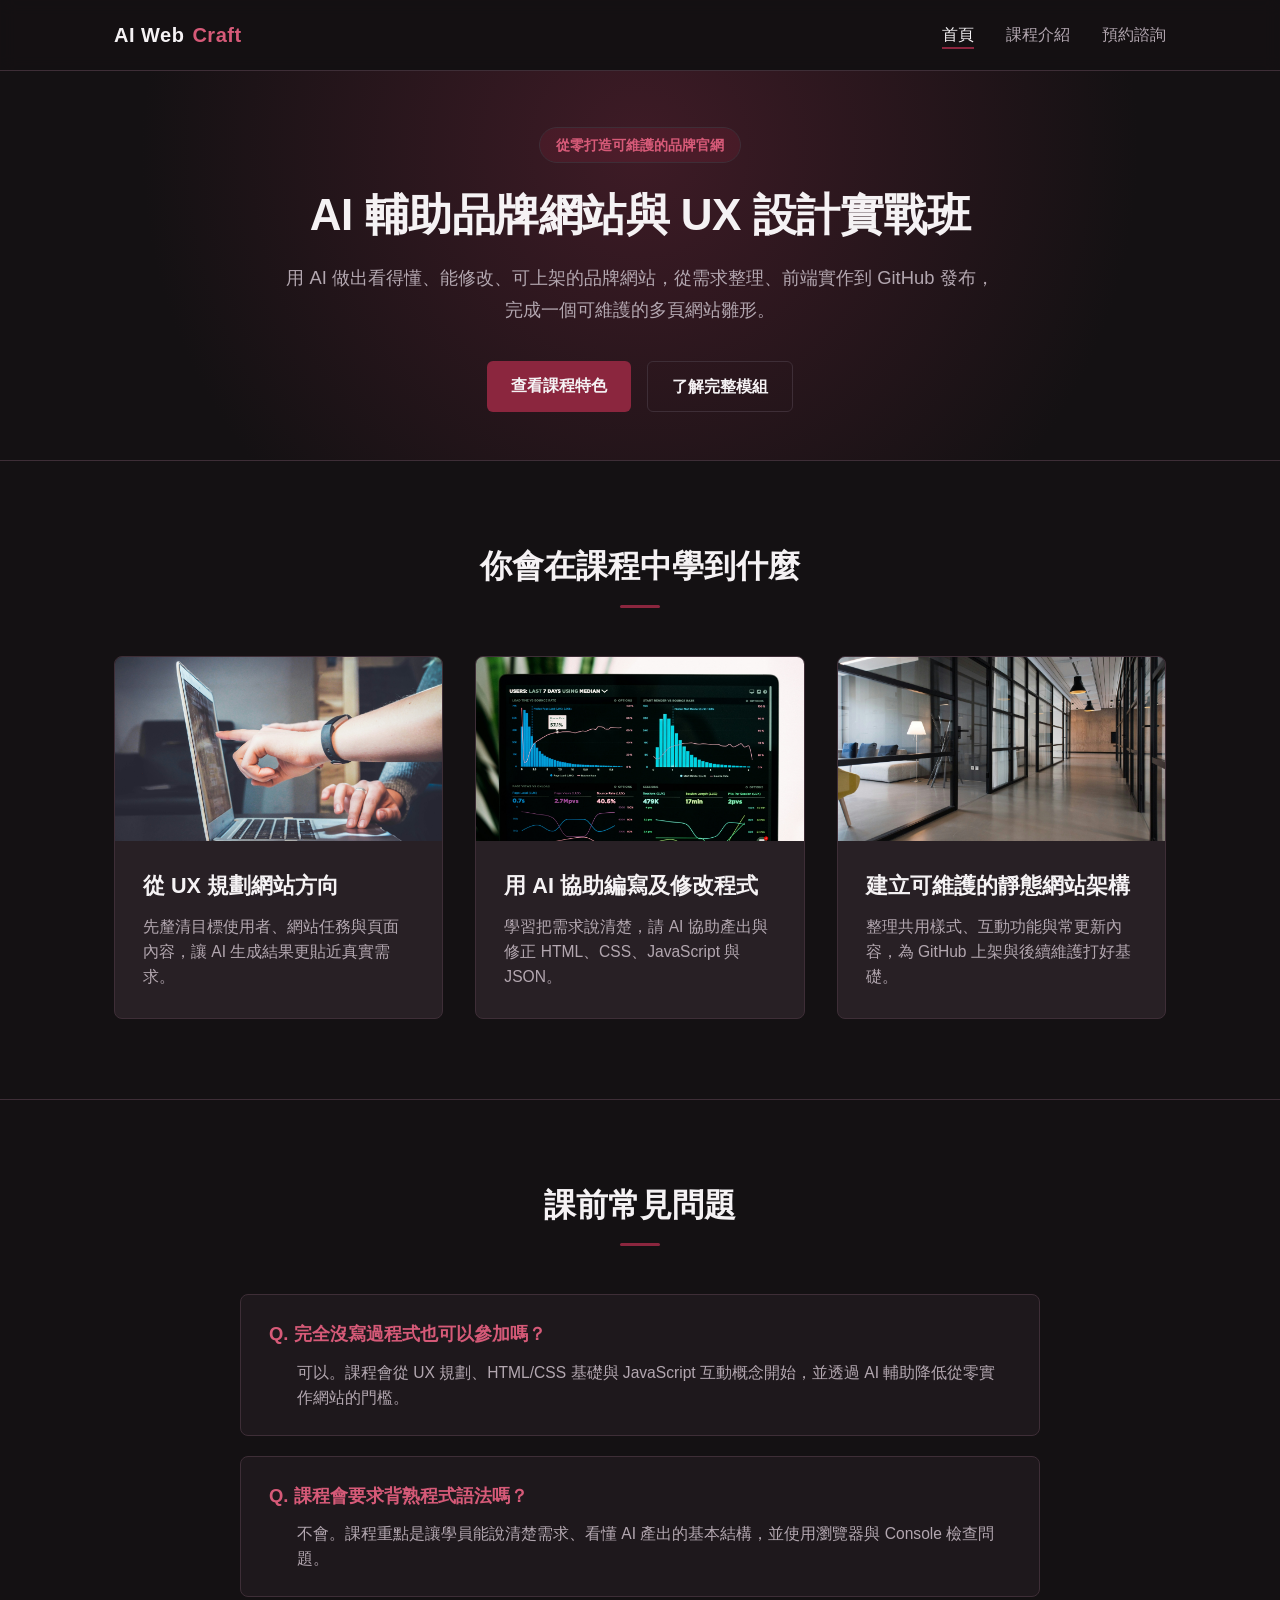
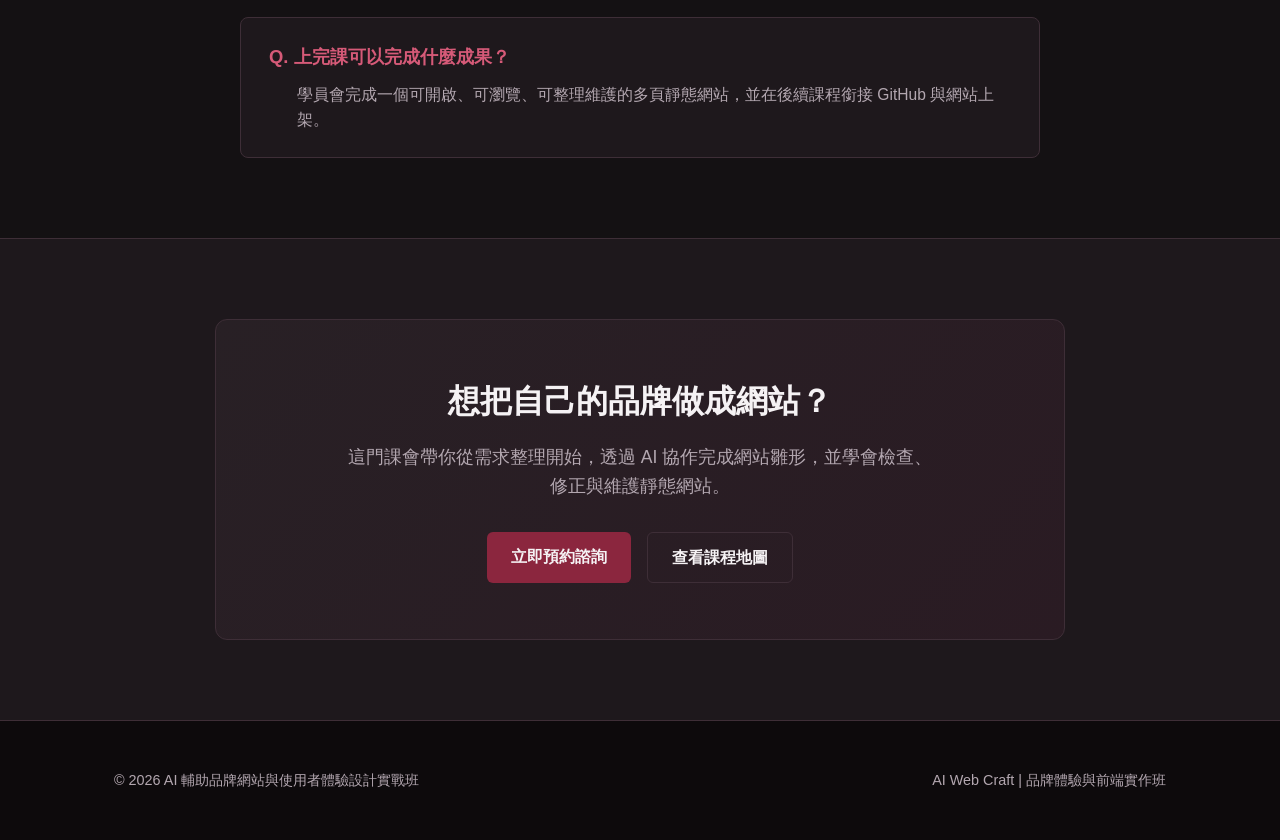
<file: index.html>
<!DOCTYPE html>
<html lang="zh-TW">
<head>
  <meta charset="UTF-8">
  <meta name="viewport" content="width=device-width, initial-scale=1.0">
  <title>AI Web Craft | 品牌體驗與前端實作班</title>
  <script>
    // 在 DOM 解析完成前先開始讀取 JSON，縮短動態內容的等待時間。
    document.documentElement.classList.add('is-data-loading');
    window.websiteContentRequest = fetch('data/website-content.json');
    window.websiteContentRequest.catch(() => {});

    // 若外部程式或資料載入失敗，最多等待 1.5 秒便恢復頁面顯示。
    window.setTimeout(() => {
      document.documentElement.classList.remove('is-data-loading');
    }, 1500);
  </script>
  <link rel="stylesheet" href="css/style.css">
  <link rel="shortcut icon" href="images/favicon.svg" type="image/svg+xml">

</head>
<body>

  <!-- 導覽列 HEADER -->
  <header>
    <div class="container">
      <nav>
        <a href="index.html" class="logo">
          AI Web <span>Craft</span>
        </a>
        <button class="nav-toggle" aria-label="開啟導覽選單" aria-expanded="false" aria-controls="nav-menu">
          <span class="nav-toggle-bar"></span>
          <span class="nav-toggle-bar"></span>
          <span class="nav-toggle-bar"></span>
        </button>
        <ul class="nav-links" id="nav-menu">
          <li><a href="index.html" class="active">首頁</a></li>
          <li><a href="courses.html">課程介紹</a></li>
          <li><a href="contact.html">預約諮詢</a></li>
        </ul>
      </nav>
    </div>
  </header>

  <main>
    <!-- HERO 區塊 -->
    <section class="hero">
      <div class="container">
        <div class="hero-content">
          <div class="kicker" id="hero-kicker">載入中...</div>
          <h1 id="hero-title">載入中...</h1>
          <p id="hero-subtitle">載入中...</p>
          <div class="hero-actions">
            <a href="#features" class="btn btn-primary" id="hero-cta">查看課程特色</a>
            <a href="courses.html" class="btn btn-outline">了解完整模組</a>
          </div>
        </div>
      </div>
    </section>

    <!-- 課程特色區塊 -->
    <section id="features">
      <div class="container">
        <h2 class="section-title" id="features-title">課程特色</h2>
        <div class="features-grid" id="features-container">
          <!-- 動態渲染卡片內容 -->
        </div>
      </div>
    </section>

    <!-- 常見問題區塊 -->
    <section id="faq">
      <div class="container">
        <h2 class="section-title" id="faq-title">常見問題</h2>
        <div class="faq-container" id="faq-container">
          <!-- 動態渲染 FAQ 內容 -->
        </div>
      </div>
    </section>

    <!-- 聯絡與行動呼籲區塊 -->
    <section class="contact-section">
      <div class="container">
        <div class="contact-card">
          <h2 id="contact-title">準備套用自己的品牌內容</h2>
          <p id="contact-description">請整理品牌名稱、目標對象與網站目的，再請 Gemini 依照這份 JSON 格式產生自己的網站內容。</p>
          <div class="contact-actions">
            <a href="contact.html" class="btn btn-primary">立即預約諮詢</a>
            <a href="courses.html" class="btn btn-outline">查看課程地圖</a>
          </div>
        </div>
      </div>
    </section>
  </main>

  <!-- FOOTER 頁尾 -->
  <footer>
    <div class="container">
      <div class="footer-content">
        <p id="footer-copyright">© 2026 AI 輔助網站內容生成練習</p>
        <p>AI Web Craft | 品牌體驗與前端實作班</p>
      </div>
    </div>
  </footer>

  <script src="js/script.js"></script>
</body>
</html>
</file>
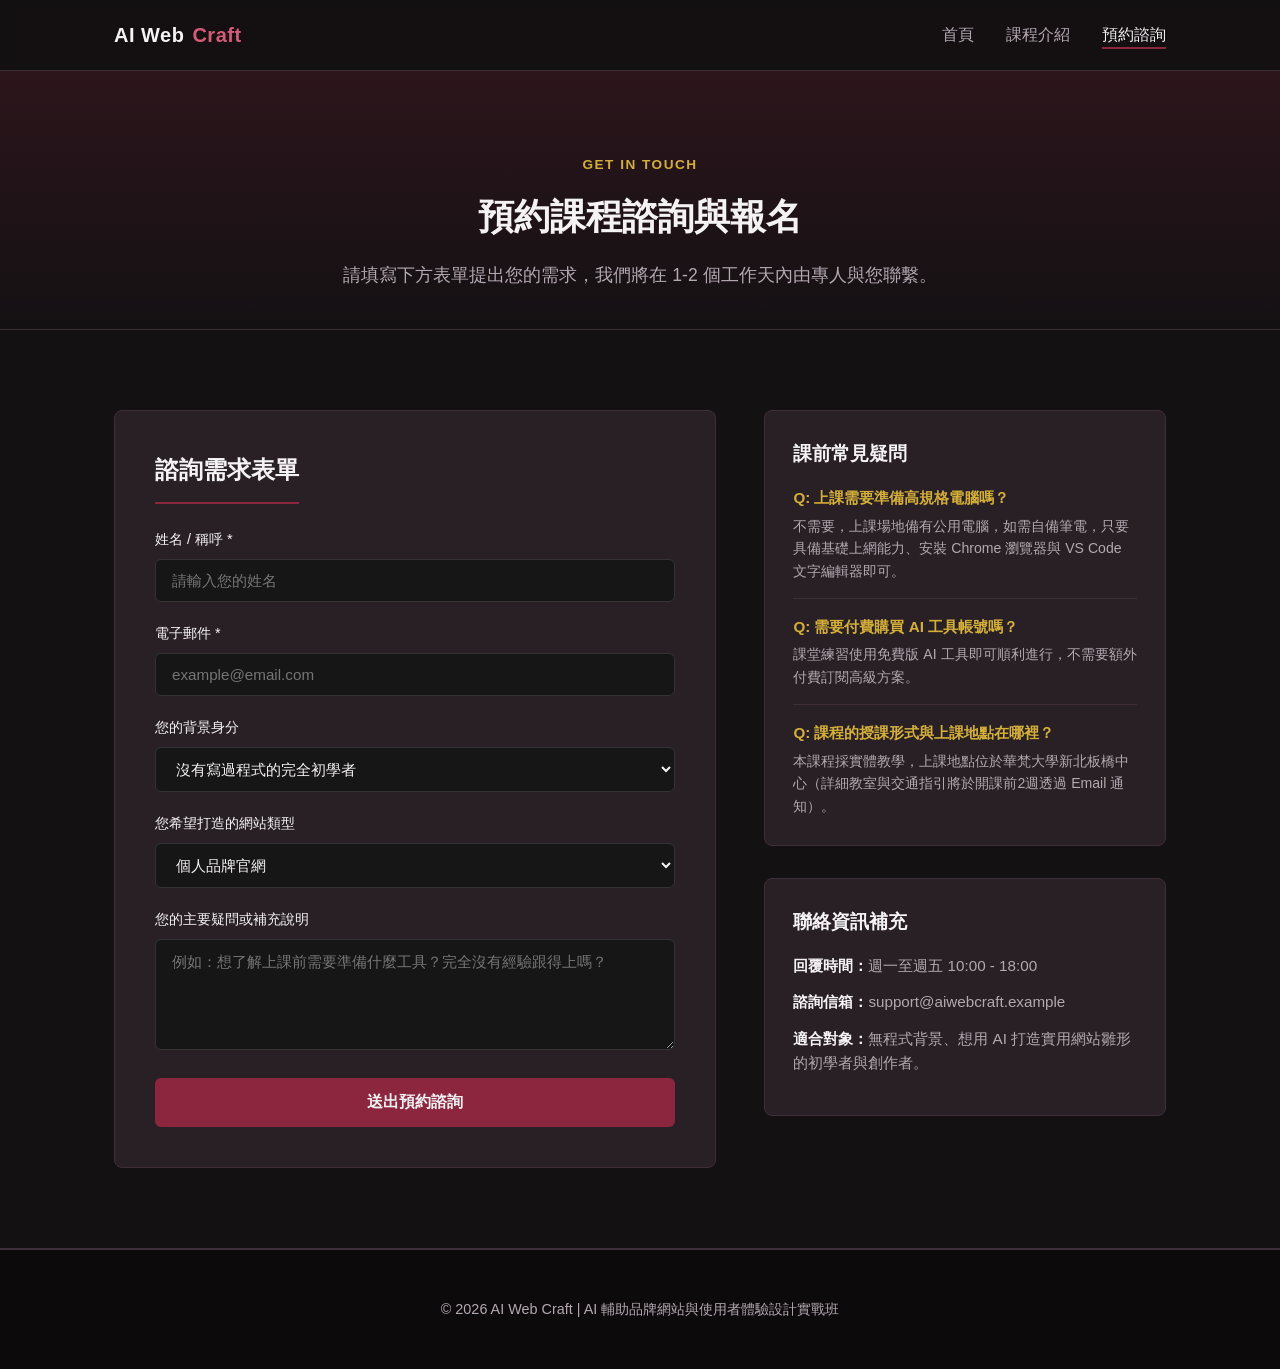
<file: contact.html>
<!DOCTYPE html>
<html lang="zh-Hant">
<head>
  <meta charset="UTF-8">
  <meta name="viewport" content="width=device-width, initial-scale=1.0">
  <title>預約諮詢 - AI Web Craft | 品牌體驗與前端實作班</title>
  <link rel="stylesheet" href="css/style.css">
  <link rel="shortcut icon" href="images/favicon.svg" type="image/svg+xml">
</head>
<body>

  <!-- Header Section -->
  <header>
    <div class="container">
      <nav>
        <a href="index.html" class="logo">
          AI Web <span>Craft</span>
        </a>
        <button class="nav-toggle" aria-label="開啟導覽選單" aria-expanded="false" aria-controls="nav-menu">
          <span class="nav-toggle-bar"></span>
          <span class="nav-toggle-bar"></span>
          <span class="nav-toggle-bar"></span>
        </button>
        <ul class="nav-links" id="nav-menu">
          <li><a href="index.html">首頁</a></li>
          <li><a href="courses.html">課程介紹</a></li>
          <li><a href="contact.html" class="active">預約諮詢</a></li>
        </ul>
      </nav>
    </div>
  </header>

  <!-- Page Header -->
  <div class="page-header">
    <div class="container">
      <span class="page-kicker">Get In Touch</span>
      <h1 class="page-title">預約課程諮詢與報名</h1>
      <p class="page-subtitle">請填寫下方表單提出您的需求，我們將在 1-2 個工作天內由專人與您聯繫。</p>
    </div>
  </div>

  <main>
    <section>
      <div class="container">
        <div class="contact-grid">
          
          <!-- Consultation Form -->
          <div class="form-card">
            <h2 class="form-title">諮詢需求表單</h2>
            <form action="#" method="post" onsubmit="event.preventDefault(); alert('感謝您的諮詢預約！我們將盡快與您聯繫。');">
              <div class="form-group">
                <label for="name">姓名 / 稱呼 *</label>
                <input type="text" id="name" name="name" required placeholder="請輸入您的姓名">
              </div>

              <div class="form-group">
                <label for="email">電子郵件 *</label>
                <input type="email" id="email" name="email" required placeholder="example@email.com">
              </div>

              <div class="form-group">
                <label for="identity">您的背景身分</label>
                <select id="identity" name="identity">
                  <option value="beginner">沒有寫過程式的完全初學者</option>
                  <option value="freelancer">自由工作者 / 個人品牌經營者</option>
                  <option value="designer">設計師 / 想跨足 UI/UX 的學員</option>
                  <option value="other">其他</option>
                </select>
              </div>

              <div class="form-group">
                <label for="goal">您希望打造的網站類型</label>
                <select id="goal" name="goal">
                  <option value="personal">個人品牌官網</option>
                  <option value="portfolio">作品集網站</option>
                  <option value="course">課程或活動宣傳頁</option>
                  <option value="service">服務介紹頁</option>
                </select>
              </div>

              <div class="form-group">
                <label for="message">您的主要疑問或補充說明</label>
                <textarea id="message" name="message" rows="5" placeholder="例如：想了解上課前需要準備什麼工具？完全沒有經驗跟得上嗎？"></textarea>
              </div>

              <button type="submit" class="btn-submit">送出預約諮詢</button>
            </form>
          </div>

          <!-- Side Info Panel -->
          <div class="info-panel">
            
            <!-- Quick FAQ -->
            <div class="info-card">
              <h3>課前常見疑問</h3>
              <ul class="faq-mini-list">
                <li>
                  <strong>Q: 上課需要準備高規格電腦嗎？</strong>
                  <p>不需要，上課場地備有公用電腦，如需自備筆電，只要具備基礎上網能力、安裝 Chrome 瀏覽器與 VS Code 文字編輯器即可。</p>
                </li>
                <li>
                  <strong>Q: 需要付費購買 AI 工具帳號嗎？</strong>
                  <p>課堂練習使用免費版 AI 工具即可順利進行，不需要額外付費訂閱高級方案。</p>
                </li>
                <li>
                  <strong>Q: 課程的授課形式與上課地點在哪裡？</strong>
                  <p>本課程採實體教學，上課地點位於華梵大學新北板橋中心（詳細教室與交通指引將於開課前2週透過 Email 通知）。</p>
                </li>
              </ul>
            </div>

            <!-- Contact Notice -->
            <div class="info-card contact-details">
              <h3>聯絡資訊補充</h3>
              <p><strong>回覆時間：</strong>週一至週五 10:00 - 18:00</p>
              <p><strong>諮詢信箱：</strong>support@aiwebcraft.example</p>
              <p><strong>適合對象：</strong>無程式背景、想用 AI 打造實用網站雛形的初學者與創作者。</p>
            </div>

          </div>

        </div>
      </div>
    </section>
  </main>

  <!-- Footer Section -->
  <footer>
    <div class="container">
      <p>© 2026 AI Web Craft | AI 輔助品牌網站與使用者體驗設計實戰班</p>
    </div>
  </footer>
  <script src="js/script.js"></script>
</body>
</html>
</file>
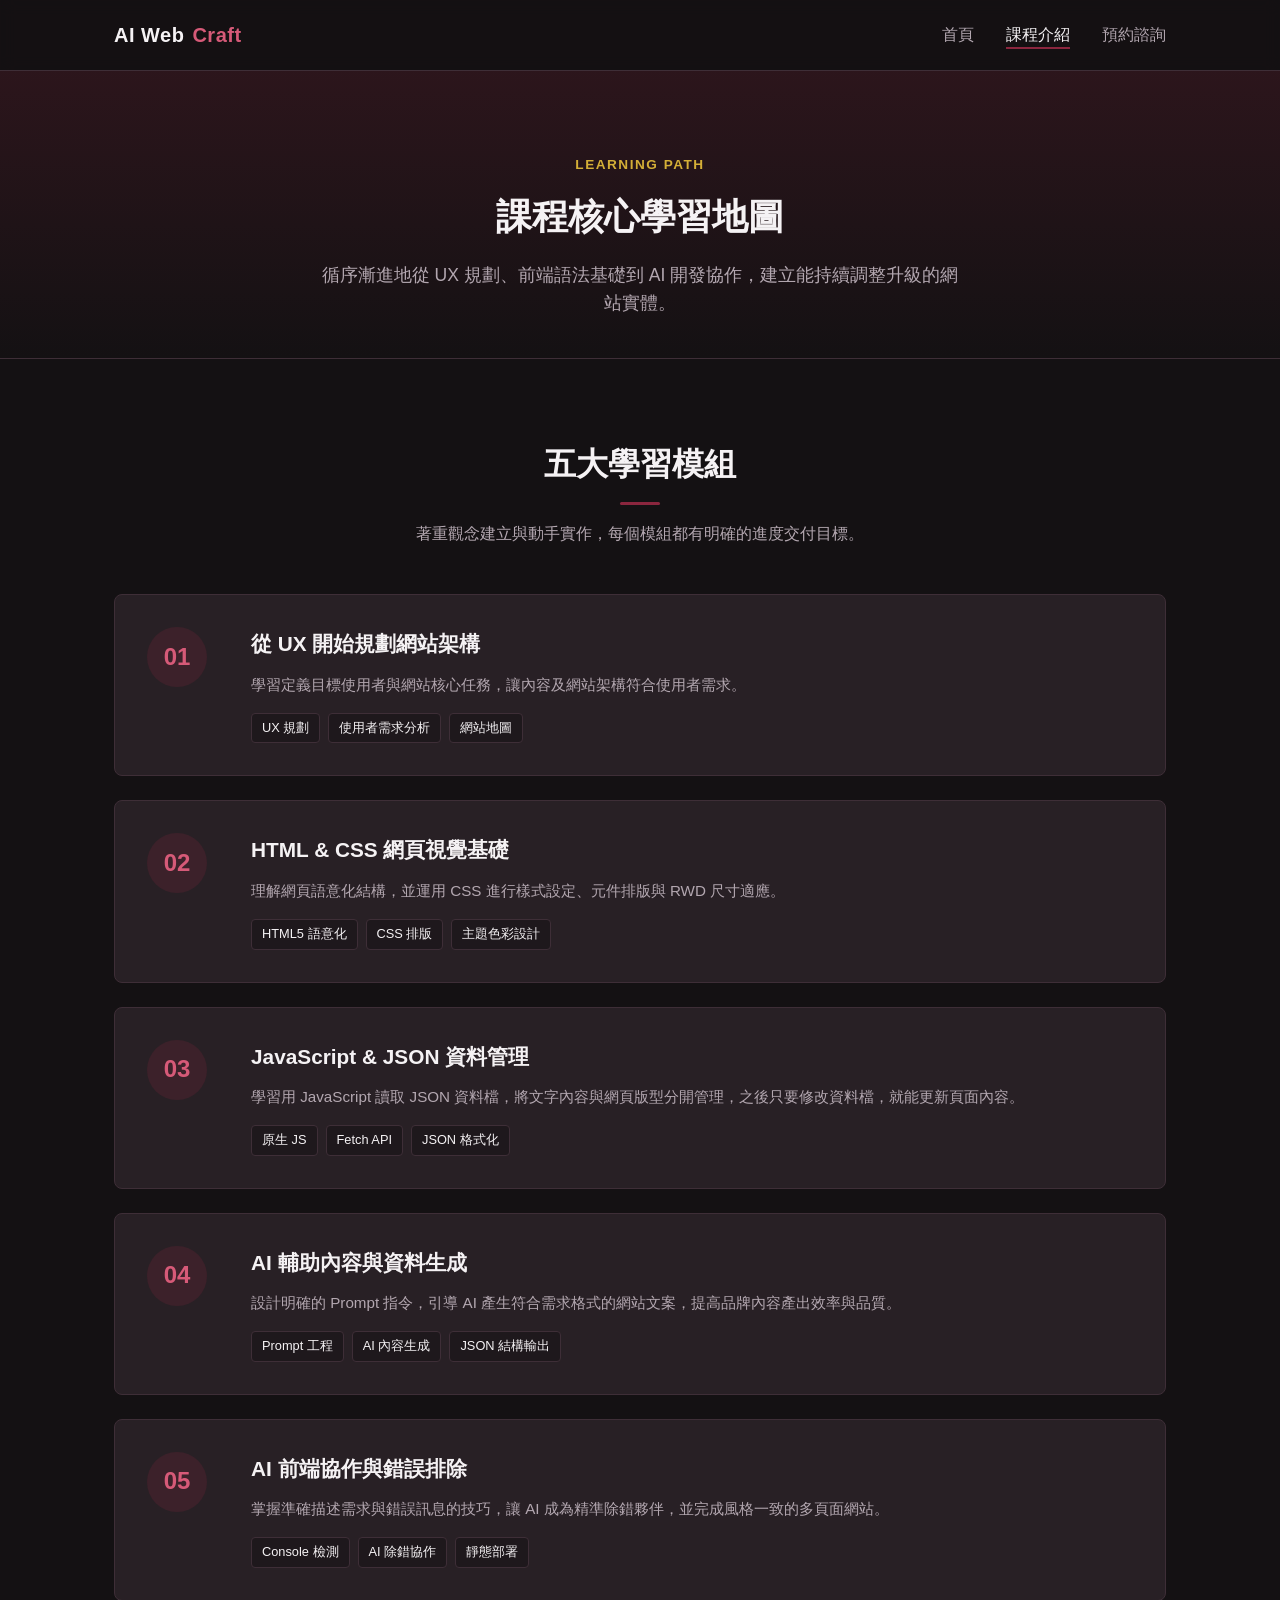
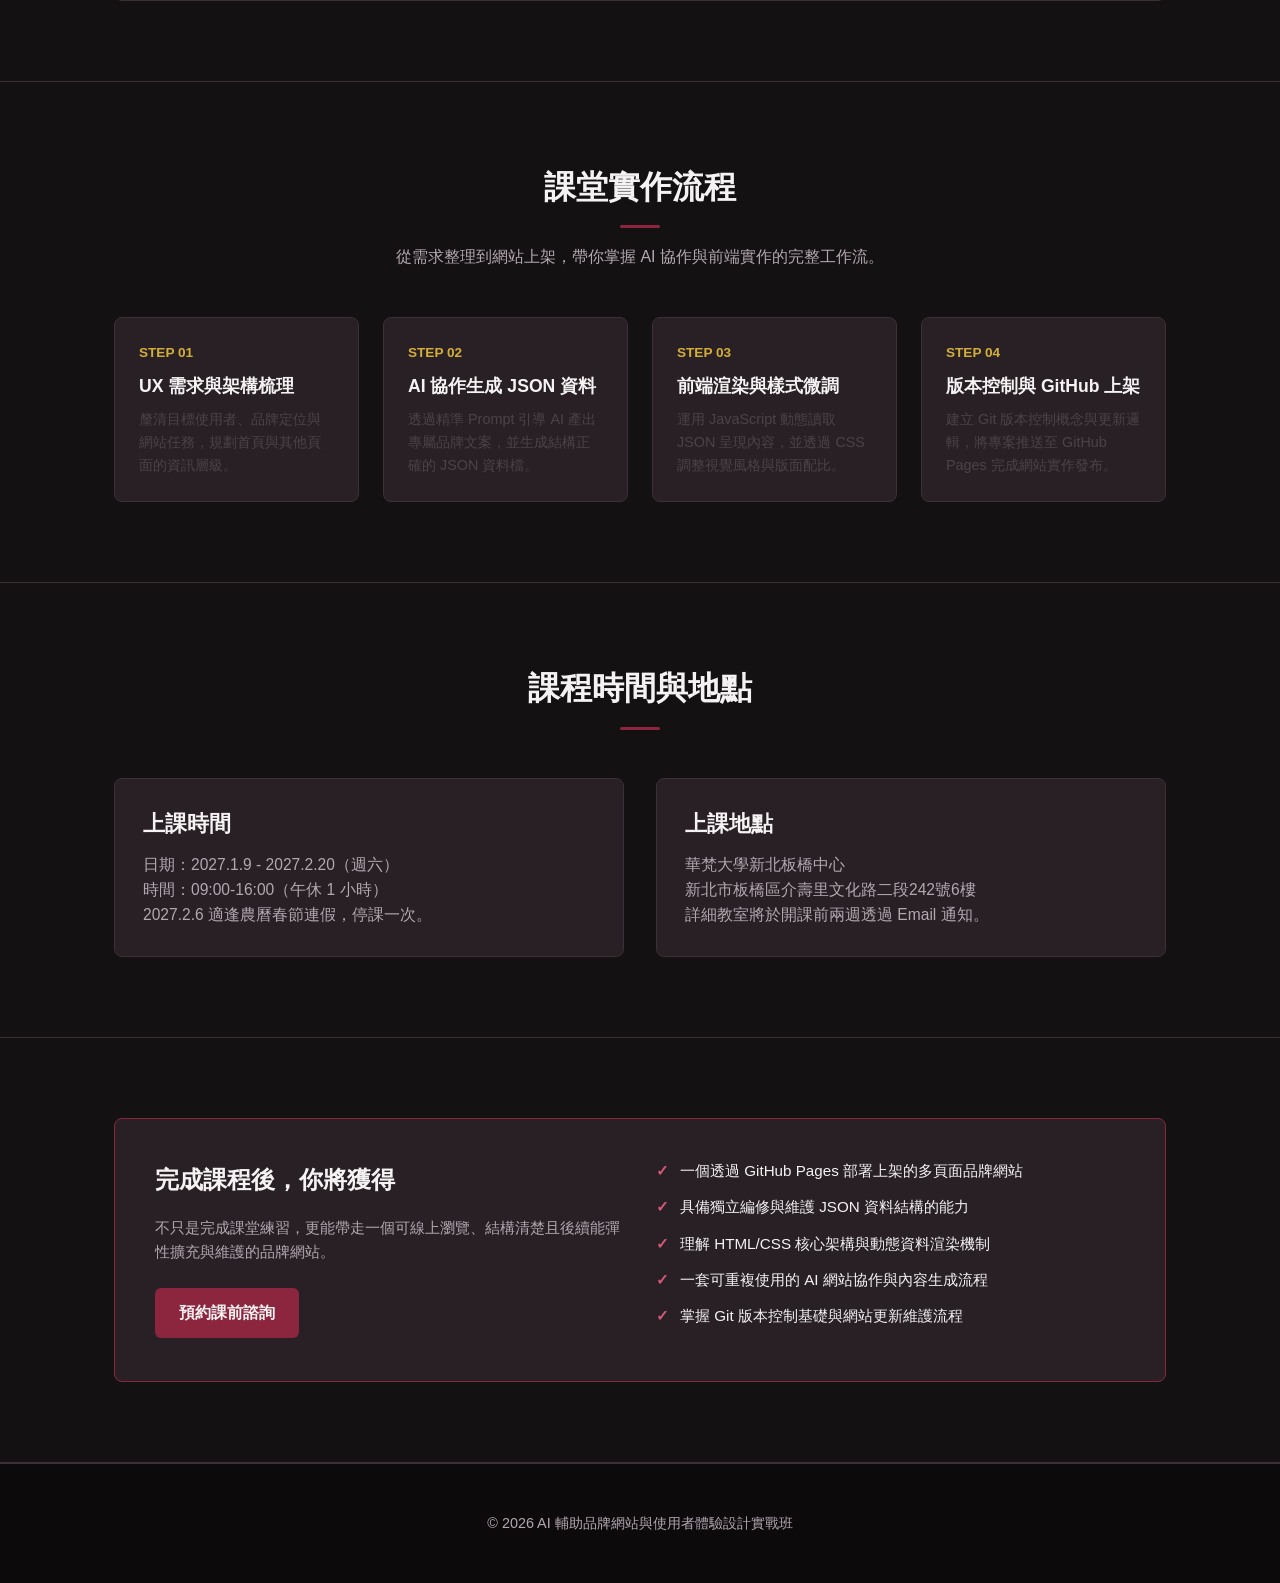
<file: courses.html>
<!DOCTYPE html>
<html lang="zh-Hant">
<head>
  <meta charset="UTF-8">
  <meta name="viewport" content="width=device-width, initial-scale=1.0">
  <title>課程介紹 - AI Web Craft | 品牌體驗與前端實作班</title>
  <script>
    // 在 DOM 解析完成前先開始讀取 JSON，縮短動態內容的等待時間。
    document.documentElement.classList.add('is-data-loading');
    window.websiteContentRequest = fetch('data/website-content.json');
    window.websiteContentRequest.catch(() => {});

    // 若外部程式或資料載入失敗，最多等待 1.5 秒便恢復頁面顯示。
    window.setTimeout(() => {
      document.documentElement.classList.remove('is-data-loading');
    }, 1500);
  </script>
  <link rel="stylesheet" href="css/style.css">
  <link rel="shortcut icon" href="images/favicon.svg" type="image/svg+xml">
</head>
<body>

  <!-- Header Section -->
  <header>
    <div class="container">
      <nav>
        <a href="index.html" class="logo">
          AI Web <span>Craft</span>
        </a>
        <button class="nav-toggle" aria-label="開啟導覽選單" aria-expanded="false" aria-controls="nav-menu">
          <span class="nav-toggle-bar"></span>
          <span class="nav-toggle-bar"></span>
          <span class="nav-toggle-bar"></span>
        </button>
        <ul class="nav-links" id="nav-menu">
          <li><a href="index.html">首頁</a></li>
          <li><a href="courses.html" class="active">課程介紹</a></li>
          <li><a href="contact.html">預約諮詢</a></li>
        </ul>
      </nav>
    </div>
  </header>

  <!-- Page Header -->
  <div class="page-header">
    <div class="container">
      <span class="page-kicker">Learning Path</span>
      <h1 class="page-title">課程核心學習地圖</h1>
      <p class="page-subtitle">循序漸進地從 UX 規劃、前端語法基礎到 AI 開發協作，建立能持續調整升級的網站實體。</p>
    </div>
  </div>

  <main>
    <!-- Learning Modules Section -->
    <section>
      <div class="container">
        <h2 class="section-title" id="modules-title">五大學習模組</h2>
        <p class="section-description" id="modules-description">著重觀念建立與動手實作，每個模組都有明確的進度交付目標。</p>
        
        <div class="modules-grid" id="modules-container">
          <!-- 這裡的模組卡片將由 JavaScript 自動連動 JSON 進行渲染 -->
          <div class="module-card">
            <div class="module-number">01</div>
            <div class="module-content">
              <h3>從 UX 開始規劃網站架構</h3>
              <p>學習定義目標使用者與網站核心任務，讓內容及網站架構符合使用者需求。</p>
              <div class="module-tags">
                <span class="tag">UX 規劃</span>
                <span class="tag">使用者需求分析</span>
                <span class="tag">網站地圖</span>
              </div>
            </div>
          </div>

          <div class="module-card">
            <div class="module-number">02</div>
            <div class="module-content">
              <h3>HTML & CSS 網頁視覺基礎</h3>
              <p>理解網頁語意化結構，並運用 CSS 進行樣式設定、元件排版與 RWD 尺寸適應。</p>
              <div class="module-tags">
                <span class="tag">HTML5 語意化</span>
                <span class="tag">CSS 排版</span>
                <span class="tag">主題色彩設計</span>
              </div>
            </div>
          </div>

          <div class="module-card">
            <div class="module-number">03</div>
            <div class="module-content">
              <h3>JavaScript & JSON 資料管理</h3>
              <p>學習用 JavaScript 讀取 JSON 資料檔，將文字內容與網頁版型分開管理，之後只要修改資料檔，就能更新頁面內容。</p>
              <div class="module-tags">
                <span class="tag">原生 JS</span>
                <span class="tag">Fetch API</span>
                <span class="tag">JSON 格式化</span>
              </div>
            </div>
          </div>

          <div class="module-card">
            <div class="module-number">04</div>
            <div class="module-content">
              <h3>AI 輔助內容與資料生成</h3>
              <p>設計明確的 Prompt 指令，引導 AI 產生符合需求格式的網站文案，提高品牌內容產出效率與品質。</p>
              <div class="module-tags">
                <span class="tag">Prompt 工程</span>
                <span class="tag">AI 內容生成</span>
                <span class="tag">JSON 結構輸出</span>
              </div>
            </div>
          </div>

          <div class="module-card">
            <div class="module-number">05</div>
            <div class="module-content">
              <h3>AI 前端協作與錯誤排除</h3>
              <p>掌握準確描述需求與錯誤訊息的技巧，讓 AI 成為精準除錯夥伴，並完成風格一致的多頁面網站。</p>
              <div class="module-tags">
                <span class="tag">Console 檢測</span>
                <span class="tag">AI 除錯協作</span>
                <span class="tag">靜態部署</span>
              </div>
            </div>
          </div>
        </div>
      </div>
    </section>

    <!-- Workflow Section -->
    <section id="process">
      <div class="container">
        <h2 class="section-title">課堂實作流程</h2>
        <p class="section-description">從需求整理到網站上架，帶你掌握 AI 協作與前端實作的完整工作流。</p>

        <div class="process-grid">
          <div class="process-item">
            <div class="process-step">STEP 01</div>
            <h4>UX 需求與架構梳理</h4>
            <p>釐清目標使用者、品牌定位與網站任務，規劃首頁與其他頁面的資訊層級。</p>
          </div>
          <div class="process-item">
            <div class="process-step">STEP 02</div>
            <h4>AI 協作生成 JSON 資料</h4>
            <p>透過精準 Prompt 引導 AI 產出專屬品牌文案，並生成結構正確的 JSON 資料檔。</p>
          </div>
          <div class="process-item">
            <div class="process-step">STEP 03</div>
            <h4>前端渲染與樣式微調</h4>
            <p>運用 JavaScript 動態讀取 JSON 呈現內容，並透過 CSS 調整視覺風格與版面配比。</p>
          </div>
          <div class="process-item">
            <div class="process-step">STEP 04</div>
            <h4>版本控制與 GitHub 上架</h4>
            <p>建立 Git 版本控制概念與更新邏輯，將專案推送至 GitHub Pages 完成網站實作發布。</p>
          </div>
        </div>
      </div>
    </section>

    <!-- 課程時間與地點區塊 -->
    <section id="schedule-location">
      <div class="container">
        <h2 class="section-title">課程時間與地點</h2>
        <div class="features-grid">
          
          <!-- 上課時間卡片 -->
          <div class="feature-card">
            <div class="feature-content">
              <h3>上課時間</h3>
              <p>
                日期：2027.1.9 - 2027.2.20（週六）<br>
                時間：09:00-16:00（午休 1 小時）<br>2027.2.6 適逢農曆春節連假，停課一次。
              </p>
            </div>
          </div>

          <!-- 上課地點卡片 -->
          <div class="feature-card">
            <div class="feature-content">
              <h3>上課地點</h3>
              <p>
                華梵大學新北板橋中心<br>
                新北市板橋區介壽里文化路二段242號6樓<br>
                詳細教室將於開課前兩週透過 Email 通知。
              </p>
            </div>
          </div>

        </div>
      </div>
    </section>

    <!-- Outcome Section -->
    <section>
      <div class="container">
        <div class="outcome-box">
          <div class="outcome-info">
            <h3>完成課程後，你將獲得</h3>
            <p>不只是完成課堂練習，更能帶走一個可線上瀏覽、結構清楚且後續能彈性擴充與維護的品牌網站。</p>
            <a href="contact.html" class="btn btn-primary">預約課前諮詢</a>
          </div>
          <div>
            <ul class="outcome-list">
              <li>一個透過 GitHub Pages 部署上架的多頁面品牌網站</li>
              <li>具備獨立編修與維護 JSON 資料結構的能力</li>
              <li>理解 HTML/CSS 核心架構與動態資料渲染機制</li>
              <li>一套可重複使用的 AI 網站協作與內容生成流程</li>
              <li>掌握 Git 版本控制基礎與網站更新維護流程</li>
            </ul>
          </div>
        </div>
      </div>
    </section>
  </main>

  <!-- Footer Section -->
  <footer>
    <div class="container">
      <p id="footer-copyright">© 2026 AI Web Craft | AI 輔助品牌網站與使用者體驗設計實戰班</p>
    </div>
  </footer>

  <!-- 引入共用 JavaScript -->
  <script src="js/script.js"></script>
</body>
</html>
</file>
<file: css/style.css>
/* ==========================================================================
   1. 全域變數與 Reset (以 index.html 為基準)
   ========================================================================== */
:root {
  /* 背景與表面色 */
  --bg-color: #141113;
  --header-bg-rgba: rgba(20, 17, 19, 0.9);
  --hero-bg-gradient-start: #3e1b26;
  --footer-bg: #0d0a0c;
  --surface-color: #1e181c;
  --surface-card: #282025;
  --surface-hover: #342a30;
  --card-gradient-end: #2a1b23;

  /* 主色與強調色 */
  --primary-color: #8b263e;
  --primary-hover: #a3324d;
  --primary-light: #d65a78;
  --primary-bg-alpha: rgba(139, 38, 62, 0.2);
  --accent-color: #d4af37;

  /* 文字色 */
  --text-main: #f5f2f4;
  --text-muted: #b3a7b0;

  /* 邊框與輸入框色 */
  --border-color: #3e2e37;
  --input-bg: #161616;
  --input-border: #333333;

  /* 版面配置 */
  --max-width: 1100px;
  --font-family: -apple-system, BlinkMacSystemFont, "Segoe UI", Roboto, "Helvetica Neue", Arial, sans-serif;
}

* {
  box-sizing: border-box;
  margin: 0;
  padding: 0;
}

html {
  background-color: var(--bg-color);
}

body {
  background-color: var(--bg-color);
  color: var(--text-main);
  font-family: var(--font-family);
  line-height: 1.6;
  min-height: 100vh;
  display: flex;
  flex-direction: column;
  opacity: 1;
  visibility: visible;
  transition: opacity 0.18s ease;
}

/* JSON 完成渲染前先保留背景，避免暫存文字閃現。 */
html.is-data-loading body {
  opacity: 0;
  visibility: hidden;
}

@media (prefers-reduced-motion: reduce) {
  body {
    transition: none;
  }
}

a {
  color: inherit;
  text-decoration: none;
}

.container {
  width: 100%;
  max-width: var(--max-width);
  margin: 0 auto;
  padding: 0 1.5rem;
}

/* ==========================================================================
   2. 通用按鈕元件 (Buttons)
   ========================================================================== */
.btn {
  display: inline-block;
  padding: 0.75rem 1.5rem;
  border-radius: 6px;
  font-weight: 600;
  font-size: 1rem;
  transition: all 0.2s ease;
  cursor: pointer;
  border: none;
  text-align: center;
}

.btn-primary {
  background-color: var(--primary-color);
  color: var(--text-main);
}

.btn-primary:hover {
  background-color: var(--primary-hover);
  transform: translateY(-1px);
}

.btn-outline {
  background-color: transparent;
  border: 1px solid var(--border-color);
  color: var(--text-main);
}

.btn-outline:hover {
  background-color: var(--surface-hover);
  border-color: var(--primary-light);
}

/* ==========================================================================
   3. 標頭與導覽列 (Header & Navigation - index.html 基準)
   ========================================================================== */
header {
  background-color: var(--header-bg-rgba);
  backdrop-filter: blur(8px);
  position: sticky;
  top: 0;
  z-index: 100;
  border-bottom: 1px solid var(--border-color); 
  transition: transform 0.3s ease-in-out; 
}

header.nav-hidden {
  transform: translateY(-100%);
}

nav {
  display: flex;
  justify-content: space-between;
  align-items: center;
  height: 70px;
}

.logo {
  font-size: 1.25rem;
  font-weight: 700;
  letter-spacing: 0.5px;
  color: var(--text-main);
  display: flex;
  align-items: center;
  gap: 0.5rem;
}

.logo span {
  color: var(--primary-light);
}

.nav-links {
  display: flex;
  list-style: none;
  gap: 2rem;
  align-items: center;
}

.nav-links a {
  color: var(--text-muted);
  font-weight: 500;
  transition: color 0.2s;
}

.nav-links a:hover,
.nav-links a.active {
  color: var(--text-main);
}

.nav-links a.active {
  border-bottom: 2px solid var(--primary-color);
  padding-bottom: 4px;
}

/* 漢堡選單按鈕 */
.nav-toggle {
  display: none;
  background: transparent;
  border: none;
  cursor: pointer;
  padding: 0.5rem;
  flex-direction: column;
  justify-content: center;
  gap: 5px;
  z-index: 101;
}

.nav-toggle-bar {
  display: block;
  width: 24px;
  height: 2px;
  background-color: var(--text-main);
  border-radius: 2px;
  transition: transform 0.3s ease, opacity 0.3s ease;
}

.nav-toggle.is-active .nav-toggle-bar:nth-child(1) {
  transform: translateY(7px) rotate(45deg);
}

.nav-toggle.is-active .nav-toggle-bar:nth-child(2) {
  opacity: 0;
}

.nav-toggle.is-active .nav-toggle-bar:nth-child(3) {
  transform: translateY(-7px) rotate(-45deg);
}

.scroll-nav {
  position: sticky;
  top: 0;
  z-index: 1000;
  transform: translateY(0);
  transition: transform 0.2s ease;
}

.scroll-nav.is-scroll-hidden {
  transform: translateY(-100%);
}

.scroll-nav:focus-within {
  transform: translateY(0);
}

/* ==========================================================================
   4. 通用 Section 與 Page Header (各內頁抬頭)
   ========================================================================== */
main section {
  padding: 5rem 0;
  border-bottom: 1px solid var(--border-color);
}

.section-title {
  font-size: 2rem;
  font-weight: 700;
  text-align: center;
  margin-bottom: 3rem;
  color: var(--text-main);
  position: relative;
  text-wrap: balance;
}

.section-title::after {
  content: '';
  display: block;
  width: 40px;
  height: 3px;
  background-color: var(--primary-color);
  margin: 0.75rem auto 0;
  border-radius: 2px;
}

.section-description {
  text-align: center;
  color: var(--text-muted);
  max-width: 600px;
  margin: -2rem auto 3rem;
}

.page-header {
  padding: 80px 0 40px;
  text-align: center;
  background: linear-gradient(180deg, var(--primary-bg-alpha) 0%, var(--bg-color) 100%);
  border-bottom: 1px solid var(--border-color);
}

.page-kicker {
  display: inline-block;
  font-size: 0.85rem;
  text-transform: uppercase;
  letter-spacing: 1.5px;
  color: var(--accent-color);
  margin-bottom: 12px;
  font-weight: 600;
}

.page-title {
  font-size: 2.25rem;
  color: var(--text-main);
  margin-bottom: 16px;
}

.page-subtitle {
  font-size: 1.1rem;
  color: var(--text-muted);
  max-width: 650px;
  margin: 0 auto;
}

/* ==========================================================================
   5. 通用頁尾 (Footer - index.html 基準)
   ========================================================================== */
footer {
  background-color: var(--footer-bg);
  padding: 3rem 0;
  margin-top: auto;
  border-top: 1px solid var(--border-color);
  color: var(--text-muted);
  font-size: 0.9rem;
  text-align: center;
}

.footer-content {
  display: flex;
  justify-content: space-between;
  align-items: center;
  flex-wrap: wrap;
  gap: 1rem;
}

/* ==========================================================================
   6. 頁面專屬區塊 - 首頁 (index.html)
   ========================================================================== */
/* Hero 區塊 */
.hero {
  padding: 3.5rem 0 3rem;
  text-align: center;
  background: radial-gradient(circle at 50% 20%, var(--hero-bg-gradient-start) 0%, var(--bg-color) 70%);
}

.hero-content {
  max-width: 860px;
  margin: 0 auto;
}

.kicker {
  display: inline-block;
  padding: 0.35rem 1rem;
  background-color: var(--primary-bg-alpha);
  border: 1px solid var(--border-color);
  border-radius: 50px;
  color: var(--primary-light);
  font-size: 0.9rem;
  font-weight: 600;
  margin-bottom: 1.5rem;
}

.hero h1 {
  font-size: 2.75rem;
  line-height: 1.25;
  margin-bottom: 1.25rem;
  font-weight: 800;
  letter-spacing: -0.5px;
}

.hero p {
  font-size: 1.15rem;
  color: var(--text-muted);
  margin-bottom: 2.25rem;
  line-height: 1.7;
}

.hero-actions {
  display: flex;
  justify-content: center;
  gap: 1rem;
}

/* 特色卡片網格 */
.features-grid {
  display: grid;
  grid-template-columns: repeat(auto-fit, minmax(300px, 1fr));
  gap: 2rem;
}

.feature-card {
  background-color: var(--surface-card);
  border: 1px solid var(--border-color);
  border-radius: 8px;
  overflow: hidden;
  transition: transform 0.2s, border-color 0.2s;
}

.feature-image {
  display: block;
  width: 100%;
  aspect-ratio: 16 / 9;
  object-fit: cover;
  background-color: var(--surface-color);
}

.feature-content {
  padding: 1.75rem;
}

.feature-card h3 {
  font-size: 1.35rem;
  margin-bottom: 0.75rem;
  color: var(--text-main);
  text-wrap: balance;
  word-break: keep-all;
}

.feature-card p {
  color: var(--text-muted);
  font-size: 0.975rem;
  line-height: 1.6;
}

/* 常見問題 FAQ */
.faq-container {
  max-width: 800px;
  margin: 0 auto;
  display: flex;
  flex-direction: column;
  gap: 1.25rem;
}

.faq-item {
  background-color: var(--surface-color);
  border: 1px solid var(--border-color);
  border-radius: 8px;
  padding: 1.5rem 1.75rem;
}

.faq-item h3 {
  font-size: 1.15rem;
  color: var(--primary-light);
  margin-bottom: 0.75rem;
  display: flex;
  align-items: flex-start;
  gap: 0.5rem;
}

.faq-item p {
  color: var(--text-muted);
  font-size: 0.975rem;
  line-height: 1.6;
  padding-left: 1.75rem;
}

/* 首頁底部 Call to Action */
.contact-section {
  background-color: var(--surface-color);
  border-bottom: none;
}

.contact-card {
  background: linear-gradient(135deg, var(--surface-card) 0%, var(--card-gradient-end) 100%);
  border: 1px solid var(--border-color);
  border-radius: 12px;
  padding: 3.5rem 2rem;
  text-align: center;
  max-width: 850px;
  margin: 0 auto;
}

.contact-card h2 {
  font-size: 2rem;
  margin-bottom: 1rem;
}

.contact-card p {
  color: var(--text-muted);
  font-size: 1.1rem;
  max-width: 600px;
  margin: 0 auto 2rem;
}

.contact-actions {
  display: flex;
  justify-content: center;
  gap: 1rem;
  flex-wrap: wrap;
}

/* ==========================================================================
   7. 頁面專屬區塊 - 課程介紹 (courses.html)
   ========================================================================== */
/* 課程模組 */
.modules-grid {
  display: flex;
  flex-direction: column;
  gap: 24px;
}

.module-card {
  background-color: var(--surface-card);
  border: 1px solid var(--border-color);
  border-radius: 8px;
  padding: 32px;
  display: grid;
  grid-template-columns: 80px 1fr;
  gap: 24px;
  transition: border-color 0.2s ease;
}

.module-number {
  font-size: 1.5rem;
  font-weight: 700;
  color: var(--primary-light);
  background-color: var(--primary-bg-alpha);
  height: 60px;
  width: 60px;
  border-radius: 50%;
  display: flex;
  align-items: center;
  justify-content: center;
}

.module-content h3 {
  font-size: 1.3rem;
  color: var(--text-main);
  margin-bottom: 12px;
}

.module-content p {
  color: var(--text-muted);
  font-size: 0.95rem;
  margin-bottom: 16px;
}

.module-tags {
  display: flex;
  flex-wrap: wrap;
  gap: 8px;
}

.tag {
  font-size: 0.8rem;
  background-color: var(--surface-color);
  color: var(--text-main);
  padding: 4px 10px;
  border-radius: 4px;
  border: 1px solid var(--border-color);
}

/* 課堂實作流程 */
.process-grid {
  display: grid;
  grid-template-columns: repeat(auto-fit, minmax(220px, 1fr));
  gap: 24px;
}

.process-item {
  background-color: var(--surface-card);
  border: 1px solid var(--border-color);
  border-radius: 8px;
  padding: 24px;
  position: relative;
}

.process-step {
  font-size: 0.85rem;
  font-weight: 600;
  color: var(--accent-color);
  margin-bottom: 8px;
}

.process-item h4 {
  font-size: 1.1rem;
  color: var(--text-main);
  margin-bottom: 8px;
}

.process-item p {
  font-size: 0.9rem;
  color: var(--text-muted);
  transition: opacity 0.3s ease; 
}

@media (min-width: 769px) {
  .process-item p {
    opacity: 0.25;
  }

  .process-item:hover p {
    opacity: 1;
  }
}

/* 學習成果 */
.outcome-box {
  background-color: var(--surface-card);
  border: 1px solid var(--primary-color);
  border-radius: 8px;
  padding: 40px;
  display: grid;
  grid-template-columns: 1fr 1fr;
  gap: 32px;
  align-items: center;
}

.outcome-info h3 {
  font-size: 1.5rem;
  color: var(--text-main);
  margin-bottom: 16px;
}

.outcome-info p {
  color: var(--text-muted);
  margin-bottom: 24px;
  font-size: 0.95rem;
}

.outcome-list {
  list-style: none;
}

.outcome-list li {
  position: relative;
  padding-left: 24px;
  margin-bottom: 12px;
  color: var(--text-main);
  font-size: 0.95rem;
}

.outcome-list li::before {
  content: "✓";
  position: absolute;
  left: 0;
  color: var(--primary-light);
  font-weight: bold;
}

/* ==========================================================================
   8. 頁面專屬區塊 - 預約諮詢 (contact.html)
   ========================================================================== */
.contact-grid {
  display: grid;
  grid-template-columns: 3fr 2fr;
  gap: 48px;
}

.form-card {
  background-color: var(--surface-card);
  border: 1px solid var(--border-color);
  border-radius: 8px;
  padding: 40px;
}

.form-title {
  font-size: 1.5rem;
  color: var(--text-main);
  margin-bottom: 24px;
  border-bottom: 2px solid var(--primary-color);
  padding-bottom: 12px;
  display: inline-block;
}

.form-group {
  margin-bottom: 20px;
}

.form-group label {
  display: block;
  font-size: 0.9rem;
  color: var(--text-main);
  margin-bottom: 8px;
  font-weight: 500;
}

.form-group input,
.form-group select,
.form-group textarea {
  width: 100%;
  padding: 12px 16px;
  background-color: var(--input-bg);
  border: 1px solid var(--input-border);
  border-radius: 6px;
  color: var(--text-main);
  font-size: 0.95rem;
  font-family: inherit;
  transition: border-color 0.2s ease, box-shadow 0.2s ease;
}

.form-group input:focus,
.form-group select:focus,
.form-group textarea:focus {
  outline: none;
  border-color: var(--primary-color);
  box-shadow: 0 0 0 2px var(--primary-bg-alpha);
}

.btn-submit {
  width: 100%;
  background-color: var(--primary-color);
  color: var(--text-main);
  padding: 14px;
  border: none;
  border-radius: 6px;
  font-size: 1rem;
  font-weight: 600;
  cursor: pointer;
  transition: background-color 0.2s ease;
}

.btn-submit:hover {
  background-color: var(--primary-hover);
}

.info-panel {
  display: flex;
  flex-direction: column;
  gap: 32px;
}

.info-card {
  background-color: var(--surface-card);
  border: 1px solid var(--border-color);
  border-radius: 8px;
  padding: 28px;
}

.info-card h3 {
  font-size: 1.2rem;
  color: var(--text-main);
  margin-bottom: 16px;
}

.faq-mini-list {
  list-style: none;
}

.faq-mini-list li {
  margin-bottom: 16px;
  padding-bottom: 16px;
  border-bottom: 1px solid var(--border-color);
}

.faq-mini-list li:last-child {
  margin-bottom: 0;
  padding-bottom: 0;
  border-bottom: none;
}

.faq-mini-list strong {
  display: block;
  color: var(--accent-color);
  font-size: 0.95rem;
  margin-bottom: 4px;
}

.faq-mini-list p {
  font-size: 0.88rem;
  color: var(--text-muted);
}

.contact-details p {
  font-size: 0.95rem;
  color: var(--text-muted);
  margin-bottom: 12px;
}

.contact-details strong {
  color: var(--text-main);
}

/* ==========================================================================
   9. RWD 響應式媒體查詢 (Responsive Design)
   ========================================================================== */
@media (max-width: 800px) {
  .contact-grid {
    grid-template-columns: 1fr;
  }
}

@media (max-width: 768px) {
  .nav-toggle {
    display: flex;
  }

  .nav-links {
    position: absolute;
    top: 70px;
    left: 0;
    right: 0;
    background-color: var(--surface-color);
    border-bottom: 1px solid var(--border-color);
    flex-direction: column;
    gap: 0;
    padding: 0;
    max-height: 0;
    overflow: hidden;
    transition: max-height 0.3s ease-in-out, padding 0.3s ease-in-out;
  }

  .nav-links.is-active {
    max-height: 300px;
    padding: 1rem 0;
  }

  .nav-links li {
    width: 100%;
    text-align: center;
  }

  .nav-links a {
    display: block;
    padding: 0.8rem 1.5rem;
    width: 100%;
  }

  .nav-links a.active {
    border-bottom: none;
    color: var(--text-main);
    background-color: var(--primary-color);
    font-weight: 600;
    padding-bottom: 0.8rem;
  }

  .hero {
    padding: 2.5rem 0 2rem;
  }

  .hero h1 {
    font-size: 2rem;
  }

  .hero-actions, .contact-actions {
    flex-direction: column;
  }

  .btn {
    width: 100%;
    text-align: center;
  }

  .faq-item p {
    padding-left: 0;
  }

  .footer-content {
    flex-direction: column;
    text-align: center;
  }

  .module-card {
    grid-template-columns: 1fr;
  }

  .module-number {
    height: 48px;
    width: 48px;
    font-size: 1.2rem;
  }

  .outcome-box {
    grid-template-columns: 1fr;
  }
}

@media (prefers-reduced-motion: reduce) {
  .scroll-nav {
    transition: none;
  }
}
</file>
